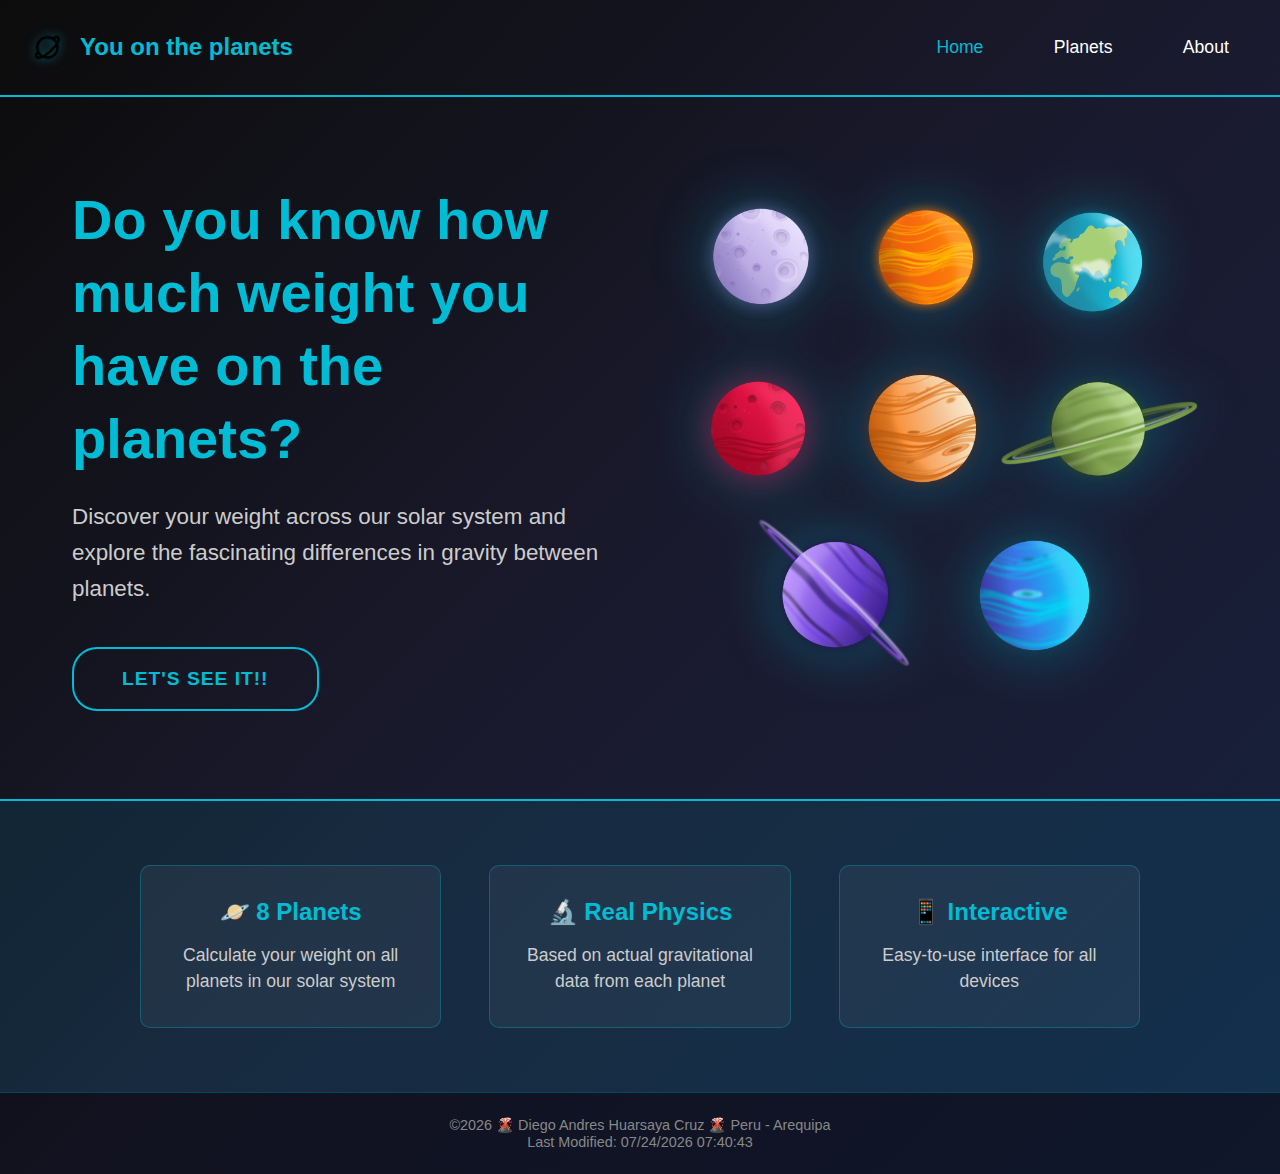
<file: index.html>
<!DOCTYPE html>
<html lang="en">
<head>
    <meta charset="UTF-8">
    <meta name="viewport" content="width=device-width, initial-scale=1.0">
    <title>You on the Planets - Home</title>
    <link rel="icon" type="image/x-icon" href="images/favicon.png">
    <link rel="stylesheet" href="styles/index.css">
    <link rel="stylesheet" href="styles/index-large.css" media="(min-width: 768px)">
    <script src="scripts/getdates.js" defer></script>
</head>
<body>
    <header>
        <nav>
            <div class="logo">
                <img src="images/planet.png" alt="Planet Logo" loading="lazy">
                <span>You on the planets</span>
             </div>
            <div class="nav-links">
                <a href="index.html" class="active">Home</a>
                <a href="planets.html">Planets</a>
                <a href="about.html">About</a>
            </div>
        </nav>
    </header>

    <main>
        <section class="hero-section">
            <div class="hero-content">
                <h1>Do you know how much weight you have on the planets?</h1>
                <p>Discover your weight across our solar system and explore the fascinating differences in gravity between planets.</p>
                <button class="cta-button" onclick="window.location.href='planets.html'">Let's see it!!</button>
            </div>
            <div class="hero-image">
                <img src="images/all-planets.png" alt="Solar System Planets" class="planets-image" loading="lazy">
            </div>
        </section>

        <section class="features-section">
            <div class="features-container">
                <div class="feature">
                    <h3>🪐 8 Planets</h3>
                    <p>Calculate your weight on all planets in our solar system</p>
                </div>
                <div class="feature">
                    <h3>🔬 Real Physics</h3>
                    <p>Based on actual gravitational data from each planet</p>
                </div>
                <div class="feature">
                    <h3>📱 Interactive</h3>
                    <p>Easy-to-use interface for all devices</p>
                </div>
            </div>
        </section>
    </main>

    <footer>
        <p><span id="currentyear"></span> 🌋 Diego Andres Huarsaya Cruz 🌋 Peru - Arequipa</p>
        <p id="lastModified"></p>
    </footer>

    
</body>
</html>
</file>
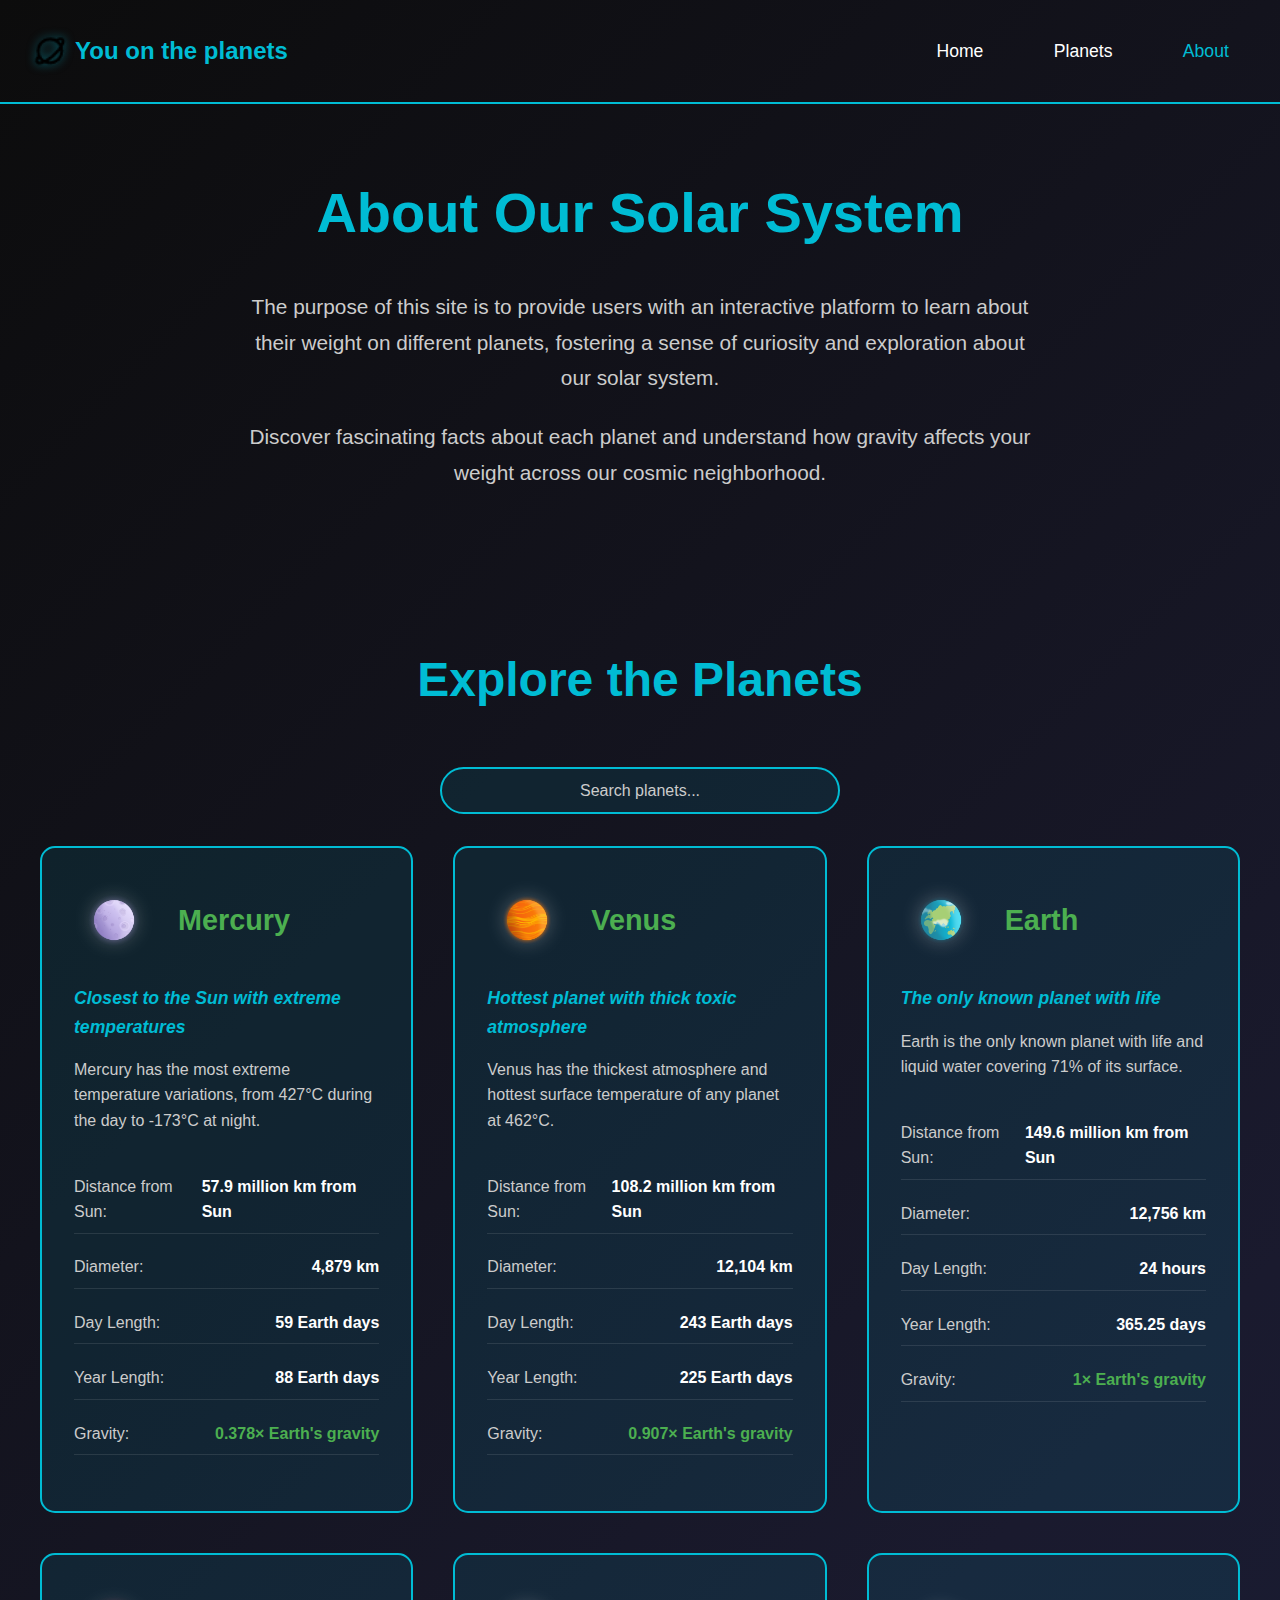
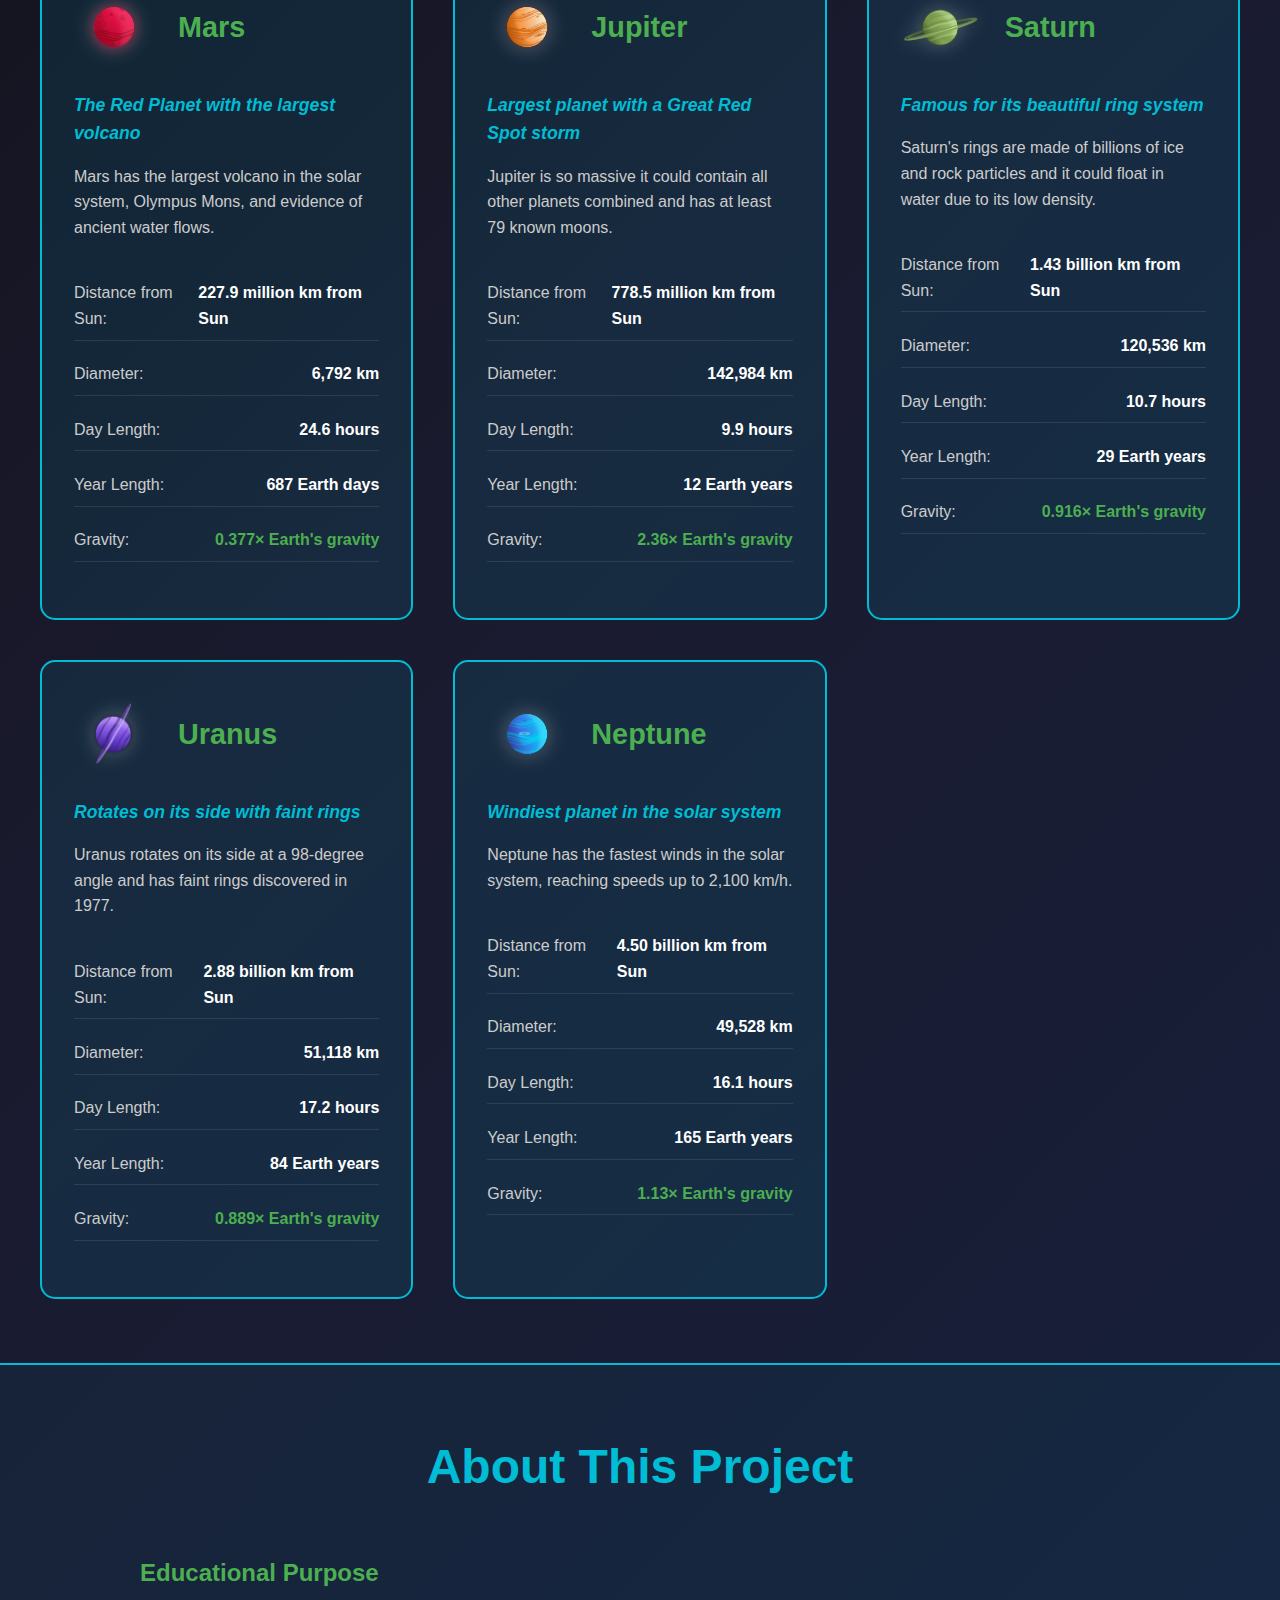
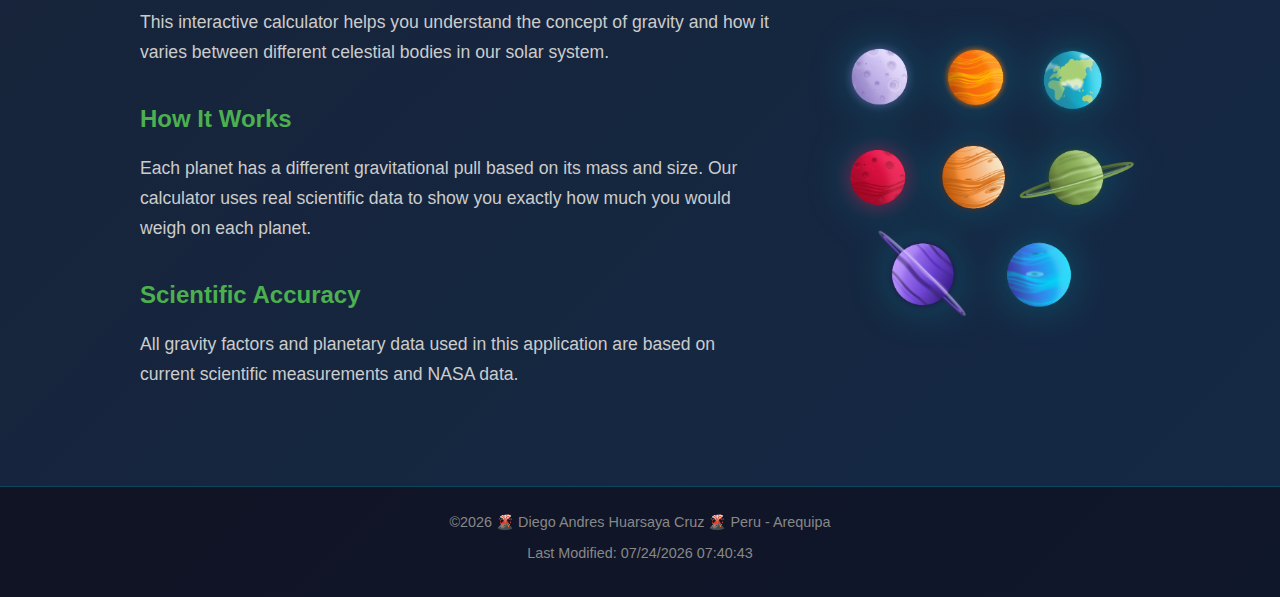
<file: about.html>
<!DOCTYPE html>
<html lang="en">

<head>
    <meta charset="UTF-8">
    <meta name="viewport" content="width=device-width, initial-scale=1.0">
    <title>About - You on the Planets</title>
    <link rel="icon" type="image/x-icon" href="images/favicon.png">
    <link rel="stylesheet" href="styles/about.css">
    <link rel="stylesheet" href="styles/about-large.css" media="(min-width: 768px)">
    <script src="scripts/planets.js" defer></script>
    <script src="scripts/about.js" defer></script>
    <script src="scripts/getdates.js" defer></script>

</head>

<body>
    <header>
        <nav>
            <div class="logo">
                <img src="images/planet.png" alt="Planet Logo" loading="lazy">
                <span>You on the planets</span>
             </div>
            <div class="nav-links">
                <a href="index.html">Home</a>
                <a href="planets.html">Planets</a>
                <a href="about.html" class="active">About</a>
            </div>
        </nav>
    </header>

    <main>
        <section class="about-intro">
            <div class="intro-container">
                <h1>About Our Solar System</h1>
                <p>The purpose of this site is to provide users with an interactive platform to learn about their weight
                    on different planets, fostering a sense of curiosity and exploration about our solar system.</p>
                <p>Discover fascinating facts about each planet and understand how gravity affects your weight across
                    our cosmic neighborhood.</p>
            </div>
        </section>

        <section class="planets-info">
            <div class="planets-container">
                <h2>Explore the Planets</h2>
                <div class="planets-grid" id="planetsGrid">
                </div>
            </div>
        </section>

        <section class="project-info">
            <div class="info-container">
                <h2>About This Project</h2>
                <div class="info-content">
                    <div class="info-text">
                        <h3>Educational Purpose</h3>
                        <p>This interactive calculator helps you understand the concept of gravity and how it varies
                            between different celestial bodies in our solar system.</p>

                        <h3>How It Works</h3>
                        <p>Each planet has a different gravitational pull based on its mass and size. Our calculator
                            uses real scientific data to show you exactly how much you would weigh on each planet.</p>

                        <h3>Scientific Accuracy</h3>
                        <p>All gravity factors and planetary data used in this application are based on current
                            scientific measurements and NASA data.</p>
                    </div>
                    <div class="info-image">
                        <img src="images/all-planets.png" alt="Solar System" class="solar-system-img" loading="lazy">
                    </div>
                </div>
            </div>
        </section>
    </main>

    <footer>
        <p><span id="currentyear"></span> 🌋 Diego Andres Huarsaya Cruz 🌋 Peru - Arequipa</p>
        <p id="lastModified"></p>
    </footer>


</body>

</html>
</file>
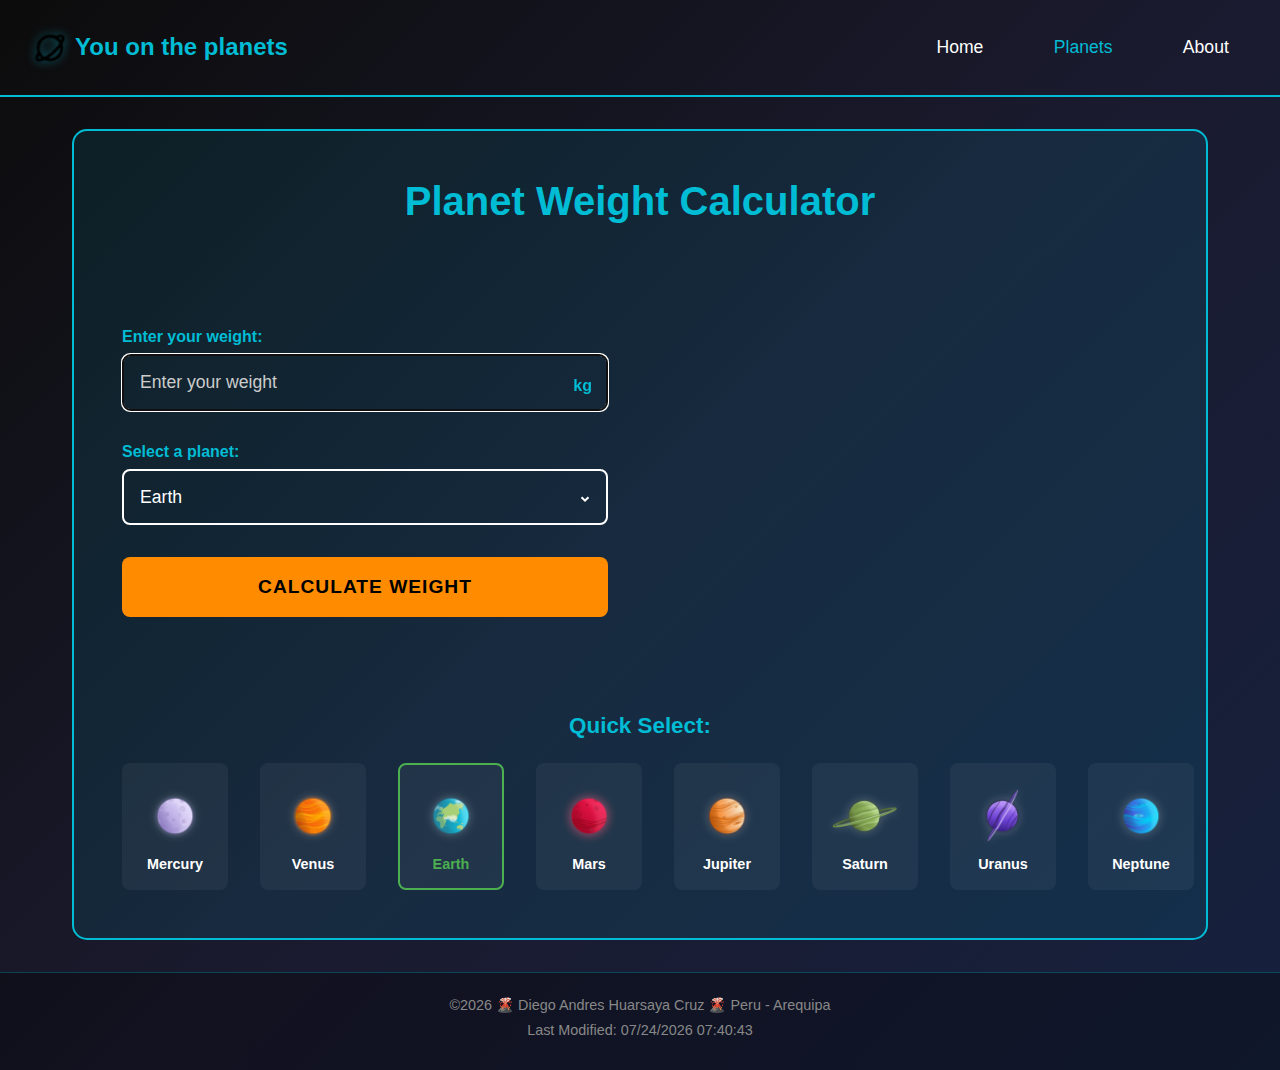
<file: planets.html>
<!DOCTYPE html>
<html lang="en">
<head>
    <meta charset="UTF-8">
    <meta name="viewport" content="width=device-width, initial-scale=1.0">
    <title>Planet Weight Calculator</title>
    <link rel="icon" type="image/x-icon" href="images/favicon.png">
    <link rel="stylesheet" href="styles/planets.css">
    <link rel="stylesheet" href="styles/planets-large.css" media="(min-width: 768px)">
    <script src="scripts/getdates.js" defer></script>
    <script src="scripts/planets.js" defer></script>
</head>
<body>
    <header>
        <nav>
            <div class="logo">
                <img src="images/planet.png" alt="Planet Logo" loading="lazy">
                <span>You on the planets</span>
             </div>
            <div class="nav-links">
                <a href="index.html">Home</a>
                <a href="planets.html" class="active">Planets</a>
                <a href="about.html">About</a>
            </div>
        </nav>
    </header>

    <main>
        <section class="calculator-section">
            <div class="calculator-container">
                <h1>Planet Weight Calculator</h1>
                
                <div class="input-section">
                    <div class="weight-input-group">
                        <label for="weightInput">Enter your weight:</label>
                        <input type="number" id="weightInput" placeholder="Enter your weight" min="1" step="0.1">
                        <span class="unitInput">kg</span>
                    </div>
                    
                    <div class="planet-select-group">
                        <label for="planetSelect">Select a planet:</label>
                        <select id="planetSelect">
                            <option value="">Select a planet</option>
                            <option value="mercury">Mercury</option>
                            <option value="venus">Venus</option>
                            <option value="earth">Earth</option>
                            <option value="mars">Mars</option>
                            <option value="jupiter">Jupiter</option>
                            <option value="saturn">Saturn</option>
                            <option value="uranus">Uranus</option>
                            <option value="neptune">Neptune</option>
                        </select>
                    </div>
                    
                    <button id="calculateButton">Calculate Weight</button>
                </div>

                <div class="result-section" id="resultSection">
                    <img id="planetImage" src="images/earth.png" alt="Selected Planet" class="planet-img" loading="lazy">
                    <div class="planet-display">
                        <h2 id="planetName">Earth</h2>
                    </div>
                    
                    <div class="weight-result">
                        <h3>Your weight on <span id="selectedPlanetName">Earth</span>:</h3>
                        <div class="weight-display">
                            <span id="calculatedWeight">0 kg</span>
                            
                        </div>
                        <div class="gravity-info">
                            <p>Gravity: <span id="gravityFactor">1.0</span>× Earth's gravity</p>
                        </div>
                    </div>
                </div>

                <div class="planets-grid">
                    <h3>Quick Select:</h3>
                    <div class="planets-container">
                        <div class="planet-option" data-planet="mercury">
                            <img src="images/mercury.png" alt="Mercury" loading="lazy">
                            <span>Mercury</span>
                        </div>
                        <div class="planet-option" data-planet="venus">
                            <img src="images/venus.png" alt="Venus" loading="lazy">
                            <span>Venus</span>
                        </div>
                        <div class="planet-option selected" data-planet="earth">
                            <img src="images/earth.png" alt="Earth" loading="lazy">
                            <span>Earth</span>
                        </div>
                        <div class="planet-option" data-planet="mars">
                            <img src="images/mars.png" alt="Mars" loading="lazy">
                            <span>Mars</span>
                        </div>
                        <div class="planet-option" data-planet="jupiter">
                            <img src="images/jupiter.png" alt="Jupiter" loading="lazy">
                            <span>Jupiter</span>
                        </div>
                        <div class="planet-option" data-planet="saturn">
                            <img src="images/saturn.png" alt="Saturn" loading="lazy">
                            <span>Saturn</span>
                        </div>
                        <div class="planet-option" data-planet="uranus">
                            <img src="images/uranus.png" alt="Uranus" loading="lazy">
                            <span>Uranus</span>
                        </div>
                        <div class="planet-option" data-planet="neptune">
                            <img src="images/neptune.png" alt="Neptune" loading="lazy">
                            <span>Neptune</span>
                        </div>
                    </div>
                </div>
            </div>
        </section>
    </main>

    <footer>
        <p><span id="currentyear"></span> 🌋 Diego Andres Huarsaya Cruz 🌋 Peru - Arequipa</p>
        <p id="lastModified"></p>
    </footer>

   
</body>
</html>
</file>
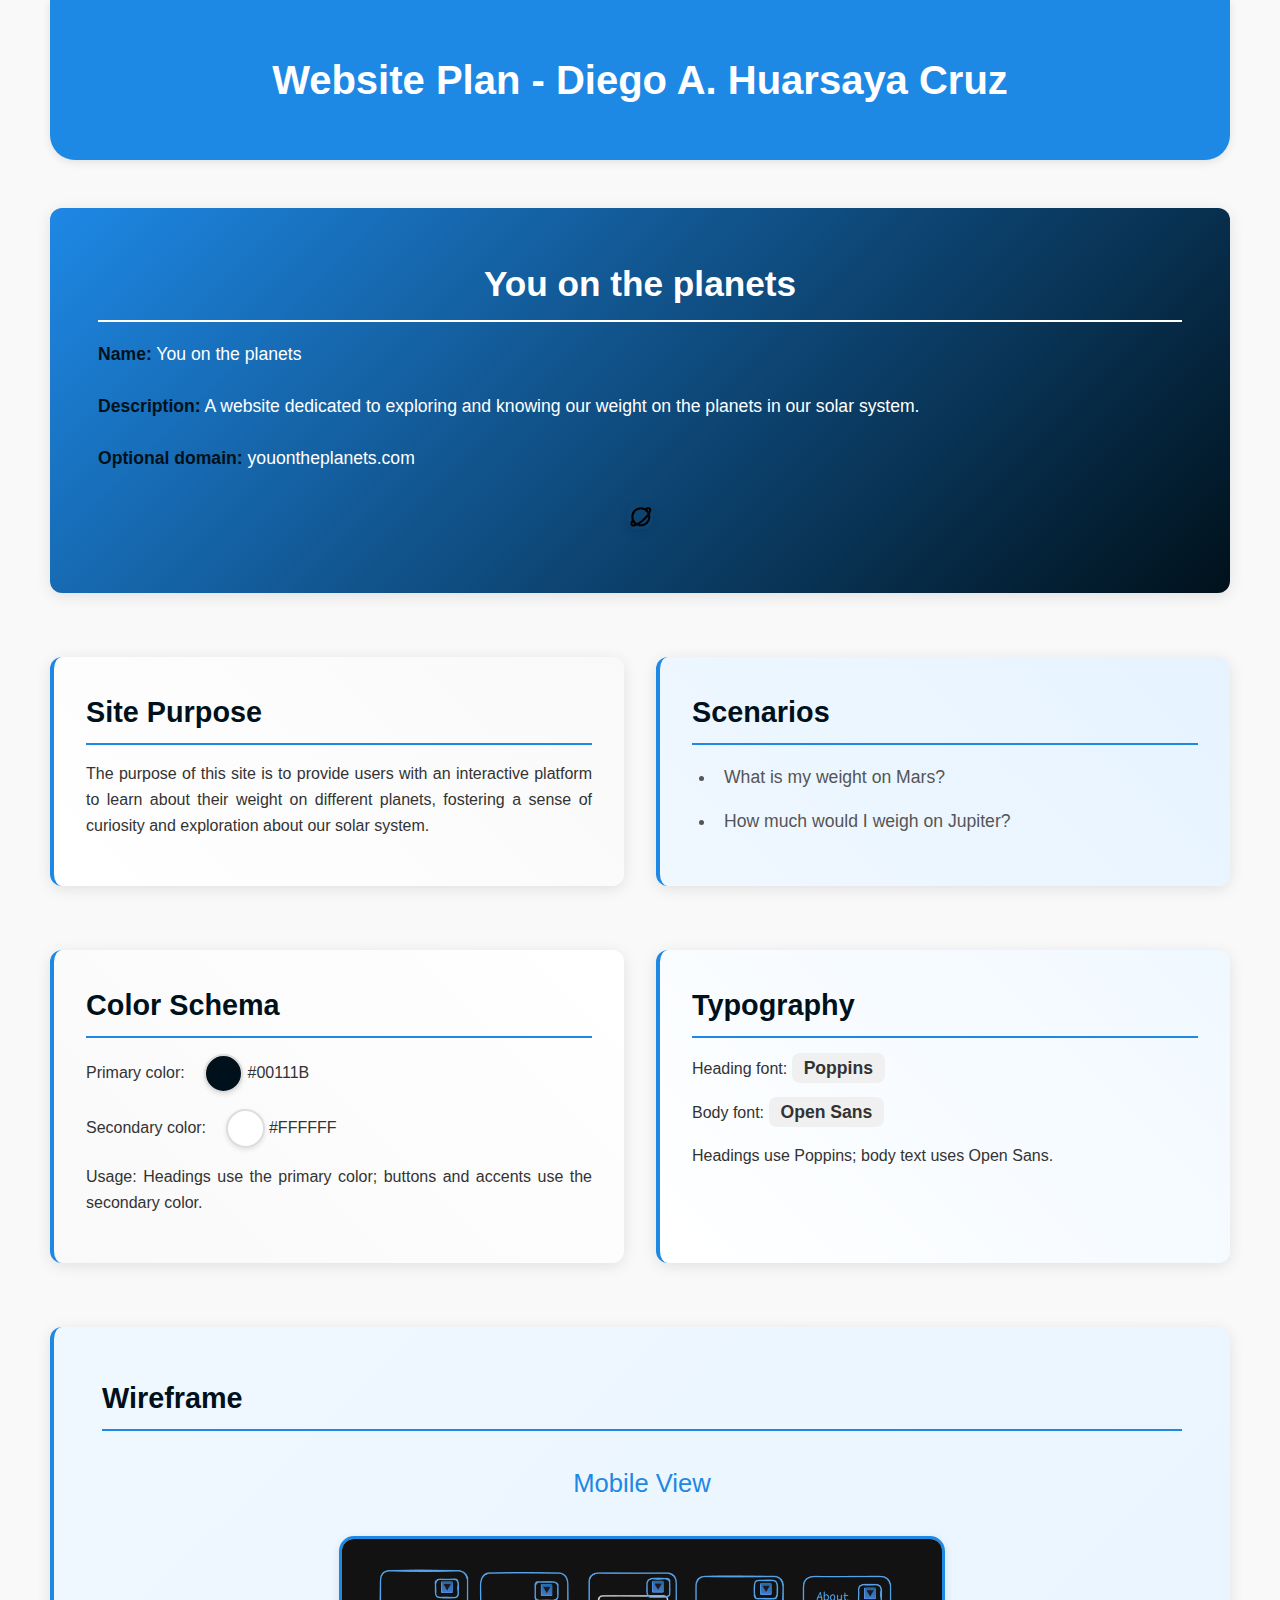
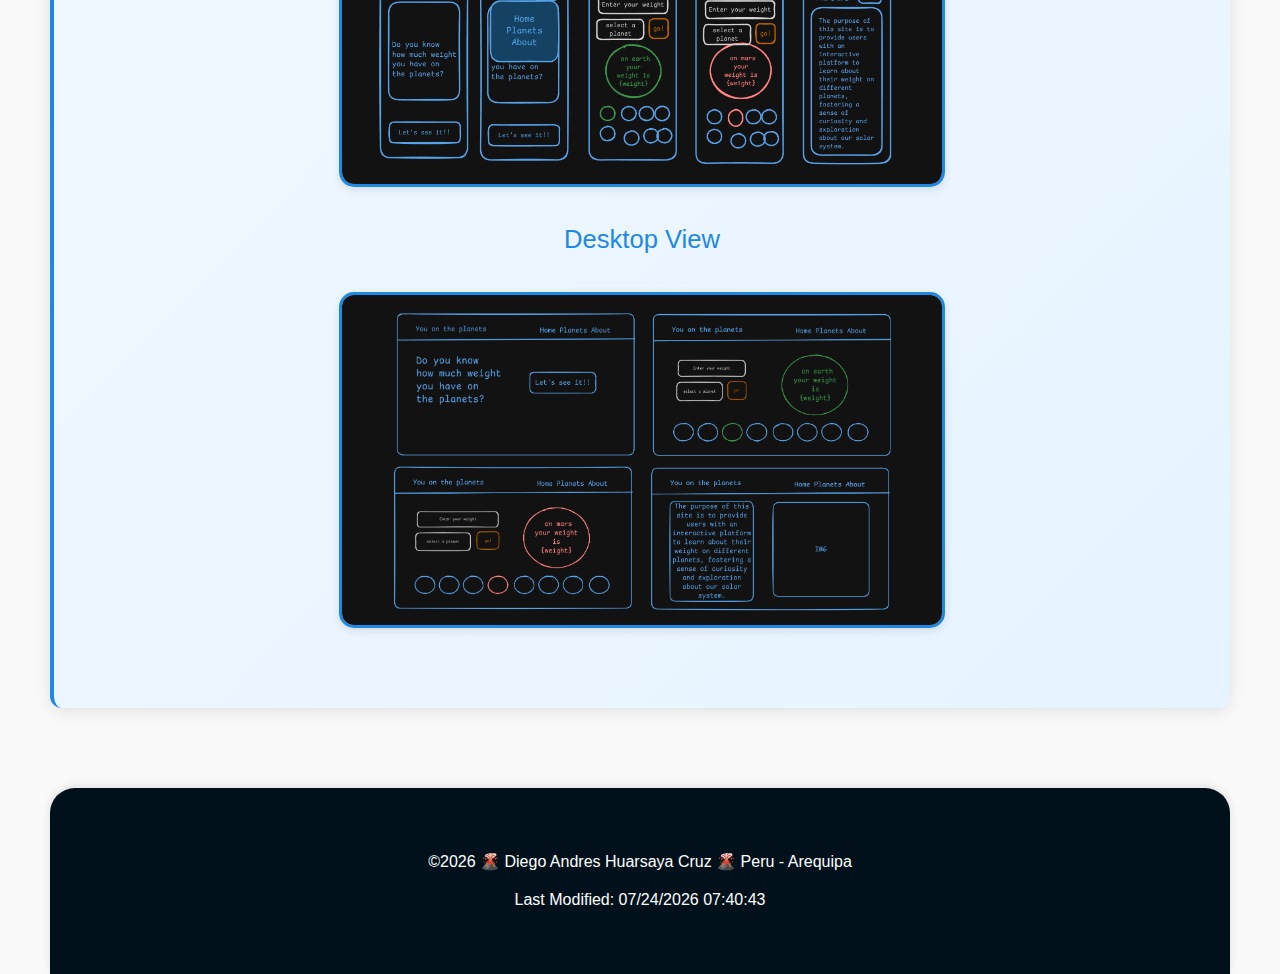
<file: siteplan.html>
<!DOCTYPE html>
<html lang="en">

<head>
    <meta charset="UTF-8">
    <meta name="viewport" content="width=device-width, initial-scale=1.0">
    <meta name="author" content="Diego A. Huarsaya Cruz">
    <meta name="description" content="Website plan for 'You on the planets'">

    <link rel="icon" type="image/png" href="images/favicon.png">
    <link rel="stylesheet" href="styles/siteplan.css">
    <link rel="stylesheet" href="styles/siteplan-large.css">


    <title>Website Plan - Diego A. Huarsaya Cruz</title>
    
    <script src="scripts/getdates.js" defer></script>
</head>

<body>
    <header>
        <h1>Website Plan - Diego A. Huarsaya Cruz</h1>
    </header>

    <main>
        <section id="site-name">
            <h2>You on the planets</h2>
            <p><strong>Name:</strong> You on the planets</p>
            <p><strong>Description:</strong> A website dedicated to exploring and knowing our weight on the planets in
                our solar system.</p>
            <p><strong>Optional domain:</strong> youontheplanets.com</p>
            <img src="images/planet.png" alt="Site Logo" loading="lazy">
        </section>

        <section id="site-purpose">
            <h2>Site Purpose</h2>
            <p>The purpose of this site is to provide users with an interactive platform to learn about their weight on
                different planets, fostering a sense of curiosity and exploration about our solar system.</p>
        </section>

        <section id="scenarios">
            <h2>Scenarios</h2>
            <ul>
                <li>What is my weight on Mars?</li>
                <li>How much would I weigh on Jupiter?</li>
            </ul>
        </section>

        <section id="color-schema">
            <h2>Color Schema</h2>
            <p>Primary color: <span class="color-sample primary"></span> #00111B</p>
            <p>Secondary color: <span class="color-sample secondary"></span> #FFFFFF</p>
            <p>Usage: Headings use the primary color; buttons and accents use the secondary color.</p>
        </section>

        <section id="typography">
            <h2>Typography</h2>
            <p>Heading font: <span style="font-family: 'Poppins', sans-serif;">Poppins</span></p>
            <p>Body font: <span style="font-family: 'Open Sans', sans-serif;">Open Sans</span></p>
            <p>Headings use Poppins; body text uses Open Sans.</p>
        </section>

        <section id="wireframe">
            <h2>Wireframe</h2>
            <h3>Mobile View</h3>
            <img src="images/wireframe-mobile.png" alt="Mobile wireframe layout" loading="lazy">
            <h3>Desktop View</h3>
            <img src="images/wireframe-desktop.png" alt="Desktop wireframe layout" loading="lazy">
        </section>
    </main>

    <footer>
        <p><span id="currentyear"></span> 🌋 Diego Andres Huarsaya Cruz 🌋 Peru - Arequipa</p>
        <p id="lastModified"></p>
    </footer>
</body>

</html>
</file>
<file: styles/index.css>
* {
    margin: 0;
    padding: 0;
    box-sizing: border-box;
}

body {
    font-family: 'Arial', sans-serif;
    background: linear-gradient(135deg, #0c0c0c 0%, #1a1a2e 50%, #16213e 100%);
    color: #ffffff;
    min-height: 100vh;
    display: flex;
    flex-direction: column;
}

/* Header and Navigation */
header {
    padding: 1rem;
    border-bottom: 2px solid #00bcd4;
}

nav {
    display: flex;
    justify-content: space-between;
    align-items: center;
    
}

nav img {
    width: 40px;
    height: 40px;
    margin-right: 10px;
}

nav {
    display: flex;
    justify-content: space-between;
    align-items: center;
}

.logo {
    display: flex;
    align-items: center;
    gap: 0.5rem;
    font-size: 1.2rem;
    color: #00bcd4;
    font-weight: bold;
}

.logo img {
    width: 30px;
    height: 30px;
    filter: drop-shadow(0 0 5px rgba(0, 188, 212, 0.5));
}

.nav-links {
    display: flex;
    gap: 1rem;
}

.nav-links a {
    color: #ffffff;
    text-decoration: none;
    padding: 0.5rem;
    border-radius: 4px;
    transition: color 0.3s;
}

.nav-links a:hover,
.nav-links a.active {
    color: #00bcd4;
}

/* Main Content */
main {
    flex: 1;
    display: flex;
    flex-direction: column;
}

/* Hero Section */
.hero-section {
    flex: 1;
    display: flex;
    flex-direction: column;
    align-items: center;
    justify-content: center;
    padding: 2rem 1rem;
    text-align: center;
}

.hero-content {
    max-width: 600px;
    margin-bottom: 2rem;
}

.hero-content h1 {
    font-size: 2rem;
    margin-bottom: 1rem;
    color: #00bcd4;
    line-height: 1.3;
}

.hero-content p {
    font-size: 1.1rem;
    margin-bottom: 2rem;
    color: #cccccc;
    line-height: 1.6;
}

.cta-button {
    background: transparent;
    border: 2px solid #00bcd4;
    color: #00bcd4;
    padding: 1rem 2.5rem;
    border-radius: 25px;
    font-size: 1.1rem;
    cursor: pointer;
    transition: all 0.3s;
    text-transform: uppercase;
    font-weight: bold;
    letter-spacing: 1px;
}

.cta-button:hover {
    background: #00bcd4;
    color: #000;
    transform: translateY(-2px);
    box-shadow: 0 8px 25px rgba(0, 188, 212, 0.3);
}

.hero-image {
    max-width: 500px;
    width: 100%;
}

.planets-image {
    width: 100%;
    height: auto;
    filter: drop-shadow(0 0 20px rgba(0, 188, 212, 0.3));
    animation: float 6s ease-in-out infinite;
}

@keyframes float {
    0%, 100% { transform: translateY(0px); }
    50% { transform: translateY(-20px); }
}

/* Features Section */
.features-section {
    padding: 3rem 1rem;
    background: rgba(0, 188, 212, 0.1);
    border-top: 2px solid #00bcd4;
}

.features-container {
    max-width: 1000px;
    margin: 0 auto;
    display: grid;
    grid-template-columns: 1fr;
    gap: 2rem;
}

.feature {
    text-align: center;
    padding: 1.5rem;
    border: 1px solid rgba(0, 188, 212, 0.3);
    border-radius: 10px;
    background: rgba(255, 255, 255, 0.05);
    transition: transform 0.3s, box-shadow 0.3s;
}

.feature:hover {
    transform: translateY(-5px);
    box-shadow: 0 10px 25px rgba(0, 188, 212, 0.2);
}

.feature h3 {
    font-size: 1.3rem;
    margin-bottom: 0.5rem;
    color: #00bcd4;
}

.feature p {
    color: #cccccc;
    line-height: 1.5;
}

/* Footer */
footer {
    padding: 1.5rem;
    text-align: center;
    border-top: 1px solid rgba(0, 188, 212, 0.3);
    background: rgba(0, 0, 0, 0.3);
}

footer p {
    color: #888;
    font-size: 0.9rem;
}

/* Responsive Design */
@media (min-width: 640px) {
    .features-container {
        grid-template-columns: repeat(3, 1fr);
    }
    
    .hero-content h1 {
        font-size: 2.5rem;
    }
    
    .hero-content p {
        font-size: 1.2rem;
    }
}
</file>
<file: styles/index-large.css>
/* Desktop Layout for Index - Min-width: 768px */

/* Hero Section Desktop Layout */
.hero-section {
    flex-direction: row;
    align-items: center;
    justify-content: space-between;
    padding: 4rem 2rem;
    max-width: 1200px;
    margin: 0 auto;
    gap: 3rem;
}

.hero-content {
    flex: 1;
    text-align: left;
    margin-bottom: 0;
    max-width: none;
}

.hero-content h1 {
    font-size: 3rem;
    margin-bottom: 1.5rem;
}

.hero-content p {
    font-size: 1.3rem;
    margin-bottom: 2.5rem;
}

.hero-image {
    flex: 1;
    max-width: 600px;
}

/* Enhanced Header */
header {
    padding: 1.5rem 2rem;
}

.logo {
    font-size: 1.5rem;
}

.nav-links {
    gap: 2rem;
}

.nav-links a {
    font-size: 1.1rem;
    padding: 0.8rem 1.2rem;
}

/* Features Section Desktop */
.features-section {
    padding: 4rem 2rem;
}

.features-container {
    gap: 3rem;
}

.feature {
    padding: 2rem;
}

.feature h3 {
    font-size: 1.5rem;
    margin-bottom: 1rem;
}

.feature p {
    font-size: 1.1rem;
}

/* Enhanced Animations */
.cta-button:hover {
    transform: translateY(-3px);
    box-shadow: 0 12px 35px rgba(0, 188, 212, 0.4);
}

.planets-image {
    filter: drop-shadow(0 0 30px rgba(0, 188, 212, 0.4));
}

@keyframes float {
    0%, 100% { transform: translateY(0px); }
    50% { transform: translateY(-30px); }
}

/* Large Desktop */
@media (min-width: 1200px) {
    .hero-content h1 {
        font-size: 3.5rem;
    }
    
    .hero-content p {
        font-size: 1.4rem;
    }
    
    .cta-button {
        font-size: 1.2rem;
        padding: 1.2rem 3rem;
    }
}
</file>
<file: styles/about.css>
* {
    margin: 0;
    padding: 0;
    box-sizing: border-box;
}

body {
    font-family: 'Arial', sans-serif;
    background: linear-gradient(135deg, #0c0c0c 0%, #1a1a2e 50%, #16213e 100%);
    color: #ffffff;
    min-height: 100vh;
    line-height: 1.6;
}

/* Header and Navigation */
header {
    padding: 1rem;
    border-bottom: 2px solid #00bcd4;
}

nav {
    display: flex;
    justify-content: space-between;
    align-items: center;
}

.logo {
    display: flex;
    align-items: center;
    gap: 0.5rem;
    font-size: 1.2rem;
    color: #00bcd4;
    font-weight: bold;
}

.logo img {
    width: 30px;
    height: 30px;
    filter: drop-shadow(0 0 5px rgba(0, 188, 212, 0.5));
}

.nav-links {
    display: flex;
    gap: 1rem;
}

.nav-links a {
    color: #ffffff;
    text-decoration: none;
    padding: 0.5rem;
    border-radius: 4px;
    transition: color 0.3s;
}

.nav-links a:hover,
.nav-links a.active {
    color: #00bcd4;
}

/* About Intro Section */
.about-intro {
    padding: 2rem 1rem;
    text-align: center;
}

.intro-container {
    max-width: 800px;
    margin: 0 auto;
}

.about-intro h1 {
    font-size: 2rem;
    color: #00bcd4;
    margin-bottom: 1.5rem;
}

.about-intro p {
    font-size: 1.1rem;
    color: #cccccc;
    margin-bottom: 1rem;
    line-height: 1.7;
}

/* Planets Info Section */
.planets-info {
    padding: 2rem 1rem;
}

.planets-container {
    max-width: 1200px;
    margin: 0 auto;
}

.planets-container h2 {
    text-align: center;
    font-size: 1.8rem;
    color: #00bcd4;
    margin-bottom: 2rem;
}

/* Planet Search */
.planet-search {
    width: 100%;
    max-width: 400px;
    margin: 0 auto 2rem auto;
    display: block;
    padding: 0.8rem;
    border: 2px solid #00bcd4;
    border-radius: 25px;
    background: rgba(0, 188, 212, 0.1);
    color: #ffffff;
    font-size: 1rem;
    text-align: center;
}

.planet-search::placeholder {
    color: #cccccc;
}

.planet-search:focus {
    outline: none;
    box-shadow: 0 0 10px rgba(0, 188, 212, 0.5);
}

/* Planets Grid */
.planets-grid {
    display: grid;
    grid-template-columns: 1fr;
    gap: 1.5rem;
}

/* Planet Cards */
.planet-card {
    background: rgba(0, 188, 212, 0.1);
    border: 2px solid #00bcd4;
    border-radius: 15px;
    padding: 1.5rem;
    transition: all 0.3s ease;
    cursor: pointer;
}

.planet-card:hover {
    transform: translateY(-5px);
    box-shadow: 0 10px 25px rgba(0, 188, 212, 0.3);
    border-color: #4caf50;
}

.planet-card.card-clicked {
    transform: scale(0.95);
}

.planet-card-header {
    display: flex;
    align-items: center;
    gap: 1rem;
    margin-bottom: 1rem;
}

.planet-card-img {
    width: 60px;
    height: 60px;
    object-fit: contain;
    filter: drop-shadow(0 0 10px rgba(255, 255, 255, 0.3));
}

.planet-name {
    font-size: 1.5rem;
    color: #4caf50;
    margin: 0;
}

.planet-card-content {
    text-align: left;
}

.planet-fact {
    font-size: 1rem;
    color: #00bcd4;
    font-weight: bold;
    margin-bottom: 0.8rem;
    font-style: italic;
}

.planet-description {
    color: #cccccc;
    margin-bottom: 1.5rem;
    line-height: 1.6;
}

/* Planet Stats */
.planet-stats {
    margin-bottom: 1.5rem;
}

.stat {
    display: flex;
    justify-content: space-between;
    margin-bottom: 0.5rem;
    padding: 0.3rem 0;
    border-bottom: 1px solid rgba(255, 255, 255, 0.1);
}

.stat-label {
    color: #cccccc;
    font-size: 0.9rem;
}

.stat-value {
    color: #ffffff;
    font-weight: bold;
    font-size: 0.9rem;
}

.gravity-stat .stat-value {
    color: #4caf50;
}

/* Calculate Link */
.calculate-link {
    display: inline-block;
    background: linear-gradient(45deg, #00bcd4, #4caf50);
    color: #000;
    text-decoration: none;
    padding: 0.8rem 1.5rem;
    border-radius: 25px;
    font-weight: bold;
    transition: all 0.3s ease;
    text-align: center;
    width: 100%;
}

.calculate-link:hover {
    transform: translateY(-2px);
    box-shadow: 0 5px 15px rgba(0, 188, 212, 0.4);
}

/* Project Info Section */
.project-info {
    padding: 3rem 1rem;
    background: rgba(0, 188, 212, 0.05);
    border-top: 2px solid #00bcd4;
}

.info-container {
    max-width: 1000px;
    margin: 0 auto;
}

.project-info h2 {
    text-align: center;
    font-size: 1.8rem;
    color: #00bcd4;
    margin-bottom: 2rem;
}

.info-content {
    display: flex;
    flex-direction: column;
    gap: 2rem;
}

.info-text h3 {
    color: #4caf50;
    margin-bottom: 0.8rem;
    font-size: 1.3rem;
}

.info-text p {
    color: #cccccc;
    margin-bottom: 1.5rem;
    line-height: 1.7;
}

.solar-system-img {
    width: 100%;
    max-width: 400px;
    height: auto;
    border-radius: 15px;
    filter: drop-shadow(0 0 20px rgba(0, 188, 212, 0.3));
    margin: 0 auto;
    display: block;
}

/* Footer */
footer {
    background: rgba(0, 0, 0, 0.3);
    border-top: 1px solid rgba(0, 188, 212, 0.3);
    padding: 1.5rem;
    text-align: center;
}

footer p {
    color: #888;
    font-size: 0.9rem;
    margin-bottom: 0.5rem;
}

/* Responsive adjustments for mobile */
@media (min-width: 480px) {
    .planets-grid {
        grid-template-columns: repeat(2, 1fr);
    }
}
</file>
<file: styles/about-large.css>
/* Desktop styles for About page - Min-width: 768px */

/* Header adjustments */
header {
    padding: 1.5rem 2rem;
}

.logo {
    font-size: 1.5rem;
}

.logo img {
    width: 35px;
    height: 35px;
}

.nav-links {
    gap: 2rem;
}

.nav-links a {
    font-size: 1.1rem;
    padding: 0.8rem 1.2rem;
}

/* About Intro Desktop */
.about-intro {
    padding: 4rem 2rem;
}

.about-intro h1 {
    font-size: 3rem;
    margin-bottom: 2rem;
}

.about-intro p {
    font-size: 1.3rem;
    margin-bottom: 1.5rem;
}

/* Planets Info Desktop */
.planets-info {
    padding: 4rem 2rem;
}

.planets-container h2 {
    font-size: 2.5rem;
    margin-bottom: 3rem;
}

/* Planets Grid Desktop */
.planets-grid {
    grid-template-columns: repeat(2, 1fr);
    gap: 2rem;
}

/* Planet Cards Desktop */
.planet-card {
    padding: 2rem;
    transition: all 0.4s ease;
}

.planet-card:hover {
    transform: translateY(-8px);
    box-shadow: 0 15px 35px rgba(0, 188, 212, 0.4);
}

.planet-card-header {
    gap: 1.5rem;
    margin-bottom: 1.5rem;
}

.planet-card-img {
    width: 80px;
    height: 80px;
}

.planet-name {
    font-size: 1.8rem;
}

.planet-fact {
    font-size: 1.1rem;
    margin-bottom: 1rem;
}

.planet-description {
    font-size: 1rem;
    margin-bottom: 2rem;
}

.stat {
    padding: 0.5rem 0;
    margin-bottom: 0.8rem;
}

.stat-label,
.stat-value {
    font-size: 1rem;
}

.calculate-link {
    padding: 1rem 2rem;
    font-size: 1rem;
}

/* Project Info Desktop */
.project-info {
    padding: 4rem 2rem;
}

.project-info h2 {
    font-size: 2.5rem;
    margin-bottom: 3rem;
}

.info-content {
    flex-direction: row;
    gap: 3rem;
    align-items: center;
}

.info-text {
    flex: 2;
}

.info-text h3 {
    font-size: 1.5rem;
    margin-bottom: 1rem;
}

.info-text p {
    font-size: 1.1rem;
    margin-bottom: 2rem;
}

.info-image {
    flex: 1;
}

.solar-system-img {
    max-width: 500px;
}

/* Large Desktop */
@media (min-width: 1200px) {
    .planets-grid {
        grid-template-columns: repeat(3, 1fr);
        gap: 2.5rem;
    }
    
    .about-intro h1 {
        font-size: 3.5rem;
    }
    
    .planets-container h2,
    .project-info h2 {
        font-size: 3rem;
    }
}

/* Extra Large Desktop */
@media (min-width: 1600px) {
    .planets-grid {
        grid-template-columns: repeat(4, 1fr);
    }
}
</file>
<file: styles/planets.css>
* {
    margin: 0;
    padding: 0;
    box-sizing: border-box;
}

body {
    font-family: 'Arial', sans-serif;
    background: linear-gradient(135deg, #0c0c0c 0%, #1a1a2e 50%, #16213e 100%);
    color: #ffffff;
    min-height: 100vh;
}

/* Header and Navigation */
header {
    padding: 1rem;
    border-bottom: 2px solid #00bcd4;
}

nav {
    display: flex;
    justify-content: space-between;
    align-items: center;
}

.logo {
    display: flex;
    align-items: center;
    gap: 0.5rem;
    font-size: 1.2rem;
    color: #00bcd4;
    font-weight: bold;
}

.logo img {
    width: 30px;
    height: 30px;
    filter: drop-shadow(0 0 5px rgba(0, 188, 212, 0.5));
}

.nav-links {
    display: flex;
    gap: 1rem;
}

.nav-links a {
    color: #ffffff;
    text-decoration: none;
    padding: 0.5rem;
    border-radius: 4px;
    transition: color 0.3s;
}

.nav-links a:hover,
.nav-links a.active {
    color: #00bcd4;
}

/* Calculator Section */
.calculator-section {
    padding: 2rem 1rem;
    max-width: 1200px;
    margin: 0 auto;
}

.calculator-container {
    border: 2px solid #00bcd4;
    border-radius: 15px;
    padding: 2rem;
    background: rgba(0, 188, 212, 0.1);
}

.calculator-container h1 {
    text-align: center;
    color: #00bcd4;
    margin-bottom: 2rem;
    font-size: 1.8rem;
}

/* Input Section */
.input-section {
    margin-bottom: 2rem;
}

.weight-input-group,
.planet-select-group {
    margin-bottom: 1.5rem;
}

.weight-input-group label,
.planet-select-group label {
    display: block;
    margin-bottom: 0.5rem;
    color: #00bcd4;
    font-weight: bold;
}

.weight-input-group {
    position: relative;
}

#weightInput {
    width: 100%;
    background: transparent;
    border: 2px solid #ffffff;
    color: #ffffff;
    padding: 0.8rem;
    border-radius: 8px;
    font-size: 1rem;
    padding-right: 3rem;
}

input[type=number]::-webkit-inner-spin-button,
input[type=number]::-webkit-outer-spin-button {
  -webkit-appearance: none;
  margin: 0;
}

input[type=number] {
  -moz-appearance: textfield;
  appearance: textfield;
}

#weightInput::placeholder {
    color: #cccccc;
}

.unit {
    position: absolute;
    right: 1rem;
    top: 50%;
    transform: translateY(-50%);
    color: #00bcd4;
    font-weight: bold;
}

.unitInput {
    position: absolute;
    right: 1rem;
    top: 70%;
    transform: translateY(-50%);
    color: #00bcd4;
    font-weight: bold;
}

#planetSelect {
    width: 100%;
    background: transparent;
    border: 2px solid #ffffff;
    color: #ffffff;
    padding: 0.8rem;
    border-radius: 8px;
    font-size: 1rem;
    appearance: none;
    background-image: url("data:image/svg+xml,%3csvg xmlns='http://www.w3.org/2000/svg' fill='white' viewBox='0 0 16 16'%3e%3cpath d='M8 13.1l4.2-4.2-1.4-1.4L8 10.3 5.2 7.5 3.8 8.9z'/%3e%3c/svg%3e");
    background-repeat: no-repeat;
    background-position: right 0.8rem center;
    background-size: 16px;
    padding-right: 2.5rem;
}

#calculateButton {
    width: 100%;
    background: #ff8c00;
    border: none;
    color: #000;
    padding: 1rem 2rem;
    border-radius: 8px;
    font-size: 1.1rem;
    font-weight: bold;
    cursor: pointer;
    transition: all 0.3s;
    text-transform: uppercase;
    letter-spacing: 1px;
}

#calculateButton:hover {
    background: #ff9c20;
    transform: translateY(-2px);
}

/* Result Section */
.result-section {
    display: none;
    margin-bottom: 2rem;
    padding: 1.5rem;
    
    border-radius: 10px;
    
    position: relative;
    
    min-height: 350px;
    overflow: hidden;
}

.result-section.active {
    display: block;
}

.planet-display {
    text-align: center;
    margin-bottom: 1.5rem;
    position: relative;
    z-index: 1;
}

.planet-img {
    width: 100%;
    height: 100%;
    object-fit: contain;
    filter: drop-shadow(0 0 15px rgba(0, 188, 212, 0.4));
    position: absolute;
    z-index: 0;
    top: 50%;
    left: 50%;
    transform: translate(-50%, -50%);
    opacity: 0.3;
    border-radius: 8px;
}

.planet-display h2 {
    color: #4caf50;
    font-size: 2.5rem;
    position: relative;
    z-index: 2;
    margin-bottom: 1rem;
    text-shadow: 2px 2px 4px rgba(0, 0, 0, 0.8); 
    padding: 0.5rem 1rem;
    border-radius: 20px;
    display: inline-block;
}

.weight-result {
    text-align: center;
    position: relative;
    z-index: 2;
    padding: 1.5rem;
   
    border-radius: 8px;
    
    margin-top: 1rem;
}

.weight-result h3 {
    color: #ffffff;
    margin-bottom: 1rem;
    font-size: 1.2rem;
    text-shadow: 2px 2px 4px rgba(0, 0, 0, 0.8);
}

.weight-display {
    font-size: 2rem;
    color: #4caf50;
    font-weight: bold;
    margin-bottom: 0.5rem;
    text-shadow: 2px 2px 4px rgba(0, 0, 0, 0.9);
}

.gravity-info {
    color: #cccccc;
    font-style: italic;
    text-shadow: 1px 1px 2px rgba(0, 0, 0, 0.8);
}

/* Planets Grid */
.planets-grid {
    margin-top: 2rem;
}

.planets-grid h3 {
    color: #00bcd4;
    margin-bottom: 1rem;
    text-align: center;
}

.planets-container {
    display: grid;
    grid-template-columns: repeat(4, 1fr);
    gap: 0.8rem;
    max-width: 100%;
    
}

.planet-option {
    display: flex;
    flex-direction: column;
    align-items: center;
    padding: 0.5rem;
    border: 2px solid transparent;
    border-radius: 8px;
    cursor: pointer;
    transition: all 0.3s;
    background: rgba(255, 255, 255, 0.05);
}

.planet-option:hover {
    border-color: #00bcd4;
    background: rgba(0, 188, 212, 0.1);
    transform: translateY(-2px);
}

.planet-option.selected {
    border-color: #4caf50;
    
}

.planet-option img {
    width: 40px;
    height: 40px;
    object-fit: contain;
    margin-bottom: 0.3rem;
    filter: drop-shadow(0 0 5px rgba(255, 255, 255, 0.3));
}

.planet-option span {
    color: #ffffff;
    font-size: 0.7rem;
    font-weight: bold;
    text-align: center;
}

.planet-option.selected span {
    color: #4caf50;
}

/* Animations */
.fade-in {
    animation: fadeIn 0.5s ease-in;
}

@keyframes fadeIn {
    from { opacity: 0; transform: translateY(20px); }
    to { opacity: 1; transform: translateY(0); }
}

/* Responsive Design */
@media (min-width: 480px) {
    .planets-container {
        grid-template-columns: repeat(4, 1fr);
    }
    
    .planet-option img {
        width: 50px;
        height: 50px;
    }
}

@media (min-width: 768px) {
    .planets-container {
        grid-template-columns: repeat(8, 1fr);
    }
    
    .planet-option {
        padding: 0.8rem;
    }
    
    .planet-option img {
        width: 45px;
        height: 45px;
    }
    
    .planet-option span {
        font-size: 0.8rem;
    }
}

/* Footer */
footer {
    padding: 1.5rem;
    text-align: center;
    border-top: 1px solid rgba(0, 188, 212, 0.3);
    background: rgba(0, 0, 0, 0.3);
}

footer p {
    color: #888;
    font-size: 0.9rem;
    margin-bottom: 0.5rem;
}
</file>
<file: styles/planets-large.css>
/* Desktop Layout - Min-width: 768px */

/* Header adjustments */
header {
    padding: 1.5rem 2rem;
}

.logo {
    font-size: 1.5rem;
}

.logo img {
    width: 35px;
    height: 35px;
}

.nav-links {
    gap: 2rem;
}

.nav-links a {
    font-size: 1.1rem;
    padding: 0.8rem 1.2rem;
}

/* Calculator Section Desktop Layout */
.calculator-section {
    padding: 2rem;
}

.calculator-container {
    display: grid;
    grid-template-columns: 1fr 1fr;
    gap: 3rem;
    padding: 2.5rem;
    align-items: start;
}

.calculator-container h1 {
    grid-column: 1 / -1;
    font-size: 2.2rem;
    margin-bottom: 2.5rem;
}

/* Input Section Desktop */
.input-section {
    margin-bottom: 0;
}

.weight-input-group,
.planet-select-group {
    margin-bottom: 2rem;
}

#weightInput,
#planetSelect {
    padding: 1rem;
    font-size: 1.1rem;
}

#calculateButton {
    padding: 1.2rem 2.5rem;
    font-size: 1.2rem;
}

/* Result Section Desktop */
.result-section {
    grid-column: 2;
    grid-row: 2;
    margin-bottom: 0;
    padding: 2rem;
    min-height: 450px;
}

.planet-display {
    margin-bottom: 2rem;
}

.planet-img {
    width: 200%;
    height: 200%;
    opacity: 0.35;
}

.planet-display h2 {
    font-size: 2.5rem;
}

.weight-result h3 {
    font-size: 1.4rem;
    margin-bottom: 1.5rem;
}

.weight-display {
    font-size: 2.5rem;
    margin-bottom: 1rem;
}

.gravity-info {
    font-size: 1.1rem;
}

/* Planets Grid Desktop */
.planets-grid {
    grid-column: 1 / -1;
    margin-top: 2rem;
}

.planets-grid h3 {
    font-size: 1.4rem;
    margin-bottom: 1.5rem;
}

.planets-container {
    display: flex;
    justify-content: space-between;
}

.planet-option {
    padding: 1rem;
}

.planet-option img {
    width: 60px;
    height: 60px;
}

.planet-option span {
    font-size: 0.9rem;
}

/* Enhanced hover effects */
.planet-option:hover {
    transform: translateY(-5px);
    box-shadow: 0 10px 20px rgba(0, 188, 212, 0.3);
}

#calculateButton:hover {
    transform: translateY(-3px);
    box-shadow: 0 8px 25px rgba(255, 140, 0, 0.4);
}

/* Large Desktop Adjustments */
@media (min-width: 1200px) {
    .calculator-container {
        gap: 4rem;
        padding: 3rem;
    }
    
    .calculator-container h1 {
        font-size: 2.5rem;
    }
    
   
    
    .weight-display {
        font-size: 3rem;
    }
    
    .planets-container {
        gap: 2rem;
    }
    
    .planet-option img {
        width: 70px;
        height: 70px;
    }
}
</file>
<file: styles/siteplan.css>
body {
  font-family: "Open Sans", sans-serif;
  line-height: 1.6;
  margin: 0;
  padding: 0 20px;
  background-color: #f9f9f9;
  color: #333;
}

header {
  background-color: #1E88E5;
  color: white;
  padding: 1rem;
  text-align: center;
  border-radius: 0 0 15px 15px;
  box-shadow: 0 2px 10px rgba(0,0,0,0.1);
}

header h1 {
  font-family: "Poppins", sans-serif;
  font-size: 1.5rem;
  margin: 0;
  font-weight: 600;
}

main {
  max-width: 100%;
  margin: 0 auto;
}

h2 {
  font-family: "Poppins", sans-serif;
  color: #00111B;
  border-bottom: 2px solid #1E88E5;
  padding-bottom: 0.5rem;
  margin-top: 2rem;
  margin-bottom: 1rem;
  font-size: 1.4rem;
  font-weight: 600;
}

h3 {
  font-family: "Poppins", sans-serif;
  color: #00111B;
  font-size: 1.2rem;
  margin-top: 1.5rem;
  margin-bottom: 0.8rem;
  font-weight: 500;
}

.color-sample {
  display: inline-block;
  width: 25px;
  height: 25px;
  margin-left: 10px;
  border-radius: 50%;
  vertical-align: middle;
  border: 2px solid #ddd;
  box-shadow: 0 2px 5px rgba(0,0,0,0.1);
}

.primary {
  background-color: #00111B;
}

.secondary {
  background-color: #FFFFFF;
}

section {
  background-color: white;
  margin: 1.5rem 0;
  padding: 1.5rem;
  border-radius: 12px;
  box-shadow: 0 3px 15px rgba(0,0,0,0.1);
  border-left: 4px solid #1E88E5;
}

section p {
  margin-bottom: 1rem;
  text-align: justify;
}

section ul {
  padding-left: 1.5rem;
}

section li {
  margin-bottom: 0.8rem;
  color: #555;
}

section img {
  max-width: 100%;
  height: auto;
  display: block;
  margin: 1rem auto;
  border-radius: 8px;
  box-shadow: 0 3px 10px rgba(0,0,0,0.1);
}

#site-name img {
  max-width: 150px;
}

#wireframe img {
  max-width: 100%;
  margin: 1rem 0;
}

strong {
  color: #00111B;
  font-weight: 600;
}

footer {
  text-align: center;
  padding: 2rem 1rem;
  background-color: #00111B;
  color: white;
  margin-top: 3rem;
  border-radius: 15px 15px 0 0;
  box-shadow: 0 -2px 10px rgba(0,0,0,0.1);
}

footer p {
  margin: 0.5rem 0;
  font-size: 0.9rem;
}

#typography span {
  font-weight: 600;
  padding: 2px 8px;
  background-color: #f0f0f0;
  border-radius: 4px;
}

img {
  max-width: 100%;
  height: auto;
}
</file>
<file: styles/siteplan-large.css>
@media screen and (min-width: 800px) {
    body {
        padding: 0 50px;
        max-width: 1200px;
        margin: 0 auto;
    }
    
    header {
        padding: 3rem 2rem;
        border-radius: 0 0 25px 25px;
    }
    
    header h1 {
        font-size: 2.5rem;
        font-weight: 700;
    }
    
    main {
        display: grid;
        grid-template-columns: 1fr 1fr;
        gap: 2rem;
        margin-top: 2rem;
    }
    
    
    #site-name,
    #wireframe {
        grid-column: 1 / -1;
    }
    
    section {
        margin: 1rem 0;
        padding: 2rem;
        transition: transform 0.2s ease, box-shadow 0.2s ease;
    }
    
    section:hover {
        transform: translateY(-5px);
        box-shadow: 0 8px 25px rgba(0,0,0,0.15);
    }
    
    h2 {
        font-size: 1.8rem;
        margin-top: 0;
    }
    
    h3 {
        font-size: 1.4rem;
    }
    
    #site-name {
        text-align: center;
        background: linear-gradient(135deg, #1E88E5 0%, #00111B 100%);
        color: white;
        border-left: none;
        padding: 3rem;
    }
    
    #site-name h2 {
        color: white;
        border-bottom: 2px solid white;
        font-size: 2.2rem;
    }
    
    #site-name p {
        font-size: 1.1rem;
        margin-bottom: 1.5rem;
    }
    
    #site-name img {
        max-width: 200px;
        margin-top: 2rem;
    }
    
    #color-schema {
        background: linear-gradient(45deg, #f9f9f9 0%, #ffffff 100%);
    }
    
    #typography {
        background: linear-gradient(45deg, #ffffff 0%, #f0f8ff 100%);
    }
    
    #scenarios {
        background: linear-gradient(45deg, #f0f8ff 0%, #e6f3ff 100%);
    }
    
    #site-purpose {
        background: linear-gradient(45deg, #ffffff 0%, #f9f9f9 100%);
    }
    
    #wireframe {
        padding: 3rem;
        background: linear-gradient(135deg, #f0f8ff 0%, #e6f3ff 100%);
    }
    
    #wireframe h3 {
        text-align: center;
        color: #1E88E5;
        font-size: 1.6rem;
        margin-top: 2rem;
    }
    
    #wireframe img {
        max-width: 600px;
        margin: 2rem auto;
        border: 3px solid #1E88E5;
        border-radius: 15px;
    }
    
    .color-sample {
        width: 35px;
        height: 35px;
        margin-left: 15px;
    }
    
    #typography span {
        font-size: 1.1rem;
        padding: 5px 12px;
        border-radius: 8px;
    }
    
    section ul {
        font-size: 1.1rem;
    }
    
    section li {
        margin-bottom: 1rem;
        padding-left: 0.5rem;
    }
    
    footer {
        padding: 3rem 2rem;
        margin-top: 4rem;
        border-radius: 25px 25px 0 0;
        grid-column: 1 / -1;
    }
    
    footer p {
        font-size: 1rem;
        margin: 0.8rem 0;
    }
    
    
    section {
        animation: fadeInUp 0.6s ease-out;
    }
    
    @keyframes fadeInUp {
        from {
            opacity: 0;
            transform: translateY(30px);
        }
        to {
            opacity: 1;
            transform: translateY(0);
        }
    }
}
</file>
